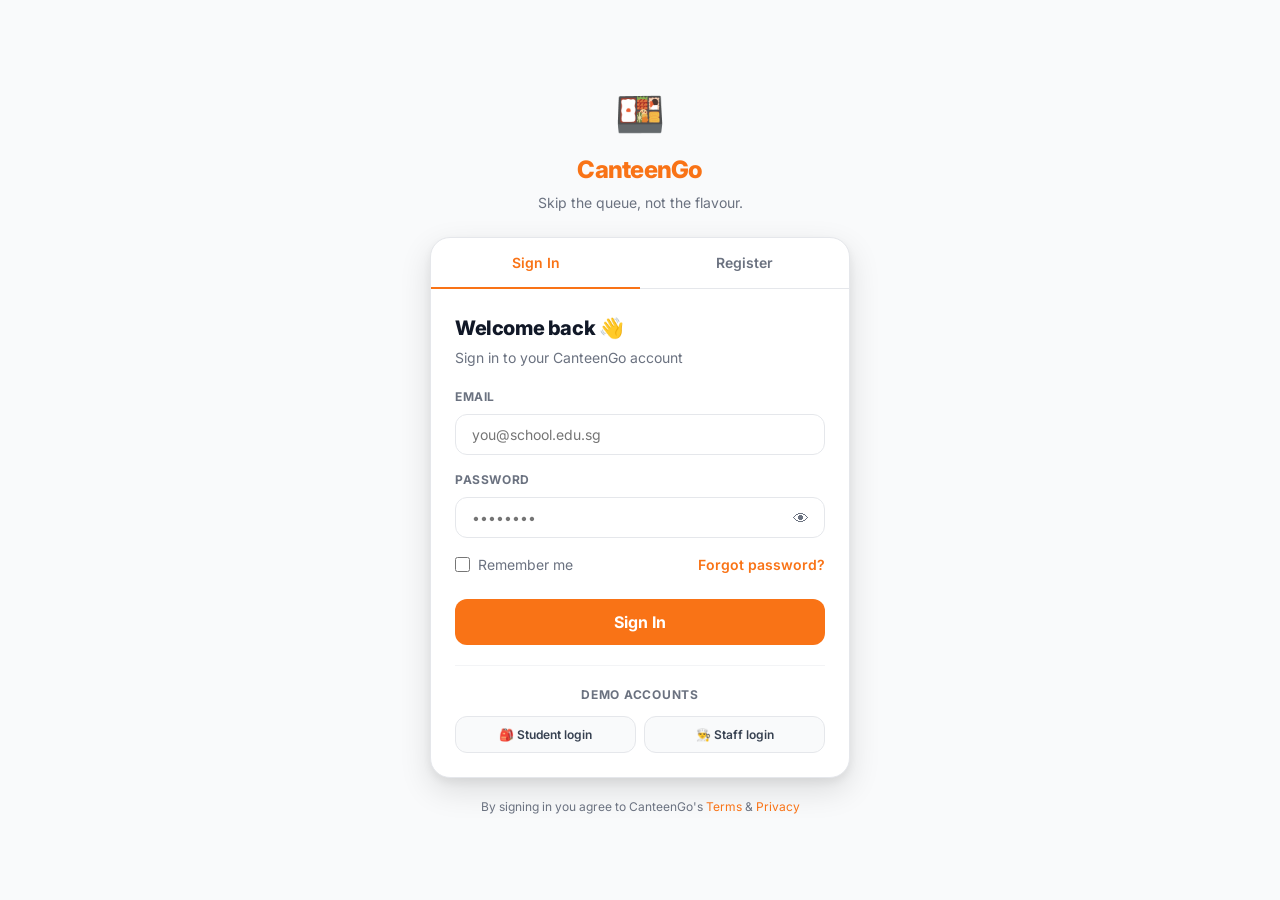
<file: index.html>
<!DOCTYPE html>
<html lang="en">
<head>
  <meta charset="UTF-8" />
  <meta name="viewport" content="width=device-width, initial-scale=1.0" />
  <title>CanteenGo — Student Survival Kit</title>
  <link rel="stylesheet" href="css/style.css" />
  <link rel="preconnect" href="https://fonts.googleapis.com" />
  <link href="https://fonts.googleapis.com/css2?family=Inter:wght@400;500;600;700;800&display=swap" rel="stylesheet" />
</head>
<body>

  <!-- ===== NAV ===== -->
  <nav class="navbar">
    <div class="nav-brand">
      <span class="brand-icon">🍱</span>
      <span class="brand-name">CanteenGo</span>
    </div>
    <div class="nav-links">
      <a href="index.html" class="nav-link active">Menu</a>
      <a href="queue.html" class="nav-link">My Queue</a>
      <a href="history.html" class="nav-link">Orders</a>
    </div>
    <div class="nav-right">
      <div class="nav-points-wrap" onclick="openSpinWheel()" title="Lucky Spin">
        <span class="nav-points-icon">🏅</span>
        <span id="pointsBadge" class="nav-points-val">0 pts</span>
      </div>
      <button class="cart-btn" id="cartBtn" onclick="openCart()">
        <span class="cart-icon">🛒</span>
        <span class="cart-badge" id="cartBadge">0</span>
      </button>
      <div id="navUserWrap" class="nav-user-wrap"></div>
    </div>
  </nav>

  <!-- ===== WEATHER BANNER ===== -->
  <div class="weather-banner" id="weatherBanner"></div>

  <!-- ===== HERO ===== -->
  <section class="hero">
    <div class="hero-top">
      <div class="hero-content">
        <h1>Skip the Queue,<br/><span class="accent">Not the Flavour.</span></h1>
        <p>Order ahead · Earn points · Pick up when ready</p>
      </div>
      <button class="spin-hero-btn" id="spinBtn" onclick="openSpinWheel()">🎰 Daily Spin</button>
    </div>
    <div class="hero-stalls">
      <button class="stall-chip active" data-stall="all" onclick="filterStall(this)">🍽️ All</button>
      <button class="stall-chip" data-stall="rice" onclick="filterStall(this)">🍚 Rice Station</button>
      <button class="stall-chip" data-stall="noodles" onclick="filterStall(this)">🍜 Noodle Bar</button>
      <button class="stall-chip" data-stall="snacks" onclick="filterStall(this)">🥪 Snack Corner</button>
      <button class="stall-chip" data-stall="drinks" onclick="filterStall(this)">🧋 Drinks</button>
    </div>
  </section>

  <!-- ===== CROWD HEATMAP ===== -->
  <div class="section-wrap">
    <div class="section-header">
      <h2 class="section-title">🔥 Stall Busyness</h2>
      <span class="section-sub">Live · updated now</span>
    </div>
    <div class="stall-heatmap" id="stallHeatmap"></div>
  </div>

  <!-- ===== ORDER AGAIN STRIP ===== -->
  <div class="order-again-strip" id="orderAgainStrip" style="display:none">
    <span class="order-again-icon">🔁</span>
    <span id="orderAgainLabel" class="order-again-label"></span>
    <button class="order-again-btn" onclick="reorderLast()">Order Again</button>
  </div>

  <!-- ===== STUDY BREAK COMBOS ===== -->
  <div class="section-wrap">
    <div class="section-header">
      <h2 class="section-title">📚 Study Break Combos</h2>
      <span class="section-sub">Bundled & discounted</span>
    </div>
    <div class="combo-strip" id="comboStrip"></div>
  </div>

  <!-- ===== MENU GRID ===== -->
  <div class="section-wrap">
    <div class="section-header">
      <h2 class="section-title">🍽️ Menu</h2>
    </div>
    <div class="menu-grid" id="menuGrid"></div>
  </div>

  <!-- ===== CART DRAWER ===== -->
  <div class="overlay" id="overlay" onclick="closeCart()"></div>
  <aside class="cart-drawer" id="cartDrawer">
    <div class="cart-header">
      <h2>Your Order</h2>
      <button class="close-btn" onclick="closeCart()">✕</button>
    </div>
    <div class="cart-items" id="cartItems">
      <div class="cart-empty">
        <span>🛒</span>
        <p>Nothing here yet.<br/>Add something delicious!</p>
      </div>
    </div>
    <div class="cart-footer" id="cartFooter" style="display:none">
      <div class="cart-nutrition-bar" id="cartNutritionBar"></div>
      <div class="cart-total">
        <span>Total</span>
        <span id="cartTotal">S$0.00</span>
      </div>
      <button class="btn-checkout" onclick="goCheckout()">Proceed to Checkout →</button>
    </div>
  </aside>

  <!-- ===== CHECKOUT MODAL ===== -->
  <div class="modal-overlay" id="checkoutOverlay">
    <div class="modal checkout-modal">
      <div class="modal-header">
        <h2>Checkout</h2>
        <button class="close-btn" onclick="closeCheckout()">✕</button>
      </div>
      <div class="modal-body">
        <div class="order-summary" id="orderSummary"></div>

        <!-- Points redeem -->
        <div class="checkout-section-label">🏅 Loyalty Points</div>
        <div id="pointsRedeemSection"></div>

        <div class="checkout-form">
          <label>Your Name</label>
          <input type="text" id="customerName" placeholder="e.g. Wei Ling" maxlength="30" />
          <label>Pickup Preference</label>
          <select id="pickupTime">
            <option value="asap">ASAP (next in queue)</option>
            <option value="10">In 10 minutes</option>
            <option value="15">In 15 minutes</option>
            <option value="20">In 20 minutes</option>
          </select>
          <div class="payment-section">
            <label>Payment Method</label>
            <div class="payment-methods">
              <button class="pay-method active" data-method="paynow" onclick="selectPayment(this)">📱 PayNow</button>
              <button class="pay-method" data-method="cash" onclick="selectPayment(this)">💵 Cash</button>
              <button class="pay-method" data-method="card" onclick="selectPayment(this)">💳 NETS/Card</button>
            </div>
          </div>
          <div class="ewallet-mock" id="ewalletSection">
            <div class="qr-mock">
              <div class="qr-placeholder">
                <div class="qr-grid"></div>
                <p class="qr-label">Mock QR Code</p>
              </div>
              <p class="qr-hint">Scan with PayNow / GrabPay / DBS PayLah!</p>
            </div>
          </div>
        </div>

        <!-- Totals -->
        <div class="checkout-totals-block">
          <div class="checkout-total-row">
            <span>Subtotal</span>
            <span id="checkoutSubtotal">S$0.00</span>
          </div>
          <div class="checkout-total-row discount-row" id="discountRow" style="display:none">
            <span id="discountLabel" class="discount-label">Discount</span>
            <span id="discountAmount" class="discount-amount">−S$0.00</span>
          </div>
          <div class="checkout-total-row total-final">
            <span>Total</span>
            <strong id="checkoutTotal">S$0.00</strong>
          </div>
          <div class="checkout-meta-row">
            <span id="checkoutCals" class="meta-cal"></span>
            <span id="checkoutPtsEarn" class="meta-pts"></span>
          </div>
        </div>
      </div>
      <div class="modal-footer">
        <button class="btn-place-order" id="placeOrderBtn" onclick="placeOrder()">
          Place Order 🚀
        </button>
      </div>
    </div>
  </div>

  <!-- ===== SUCCESS MODAL ===== -->
  <div class="modal-overlay center-modal" id="successOverlay">
    <div class="modal success-modal">
      <div class="success-animation"><div class="success-circle">✓</div></div>
      <h2>Order Placed!</h2>
      <div class="queue-number-display">
        <p class="queue-label">Your Queue Number</p>
        <div class="queue-big" id="successQueueNum">#042</div>
      </div>
      <p class="success-hint">Pick up at <strong id="successStall">Rice Station</strong> when called.</p>
      <div class="success-eta">
        <span>⏱️ Est. wait:</span>
        <strong id="successEta">12 mins</strong>
      </div>
      <div class="success-pts" id="successPtsEarned"></div>
      <button class="btn-track" onclick="goToQueue()">Track My Order →</button>
    </div>
  </div>

  <!-- ===== SPIN WHEEL MODAL ===== -->
  <div class="modal-overlay center-modal" id="spinOverlay">
    <div class="modal spin-modal">
      <div class="modal-header">
        <h2>🎰 Daily Lucky Spin</h2>
        <button class="close-btn" onclick="closeSpinWheel()">✕</button>
      </div>
      <div class="modal-body spin-body">
        <p class="spin-subtitle">One spin per day — win discounts or bonus points!</p>
        <div class="spin-wheel-wrap">
          <div class="spin-pointer">▼</div>
          <canvas id="spinCanvas" width="280" height="280"></canvas>
        </div>
        <div class="spin-result" id="spinResult" style="display:none"></div>
        <button class="btn-spin" id="doSpinBtn" onclick="spinWheel()">🎰 SPIN!</button>
      </div>
    </div>
  </div>

  <script src="js/data.js"></script>
  <script src="js/store.js"></script>
  <script src="js/auth.js"></script>
  <script src="js/menu.js"></script>
  <script src="js/cart.js"></script>
  <script src="js/checkout.js"></script>
  <script src="js/spin.js"></script>
  <script src="js/notify.js"></script>
  <script src="js/chatbot.js"></script>
  <script>
    document.addEventListener('DOMContentLoaded', () => {
      const s = requireAuth(['student']);
      if (!s) return;
      renderNavSession();
    });
  </script>
</body>
</html>
</file>
<file: css/style.css>
/* =====================================================
   CANTEENGO — DESIGN SYSTEM
   Tokens → Base → Components → Pages → Utilities
   ===================================================== */

/* ── TOKENS ───────────────────────────────────────── */
:root {
  /* Brand */
  --orange:        #F97316;
  --orange-dark:   #EA6007;
  --orange-light:  #FFF7ED;
  --orange-mid:    #FFEDD5;

  /* Neutrals */
  --ink:           #111827;
  --ink-2:         #374151;
  --muted:         #6B7280;
  --muted-light:   #9CA3AF;
  --border:        #E5E7EB;
  --border-light:  #F3F4F6;
  --surface:       #FFFFFF;
  --bg:            #F9FAFB;
  --bg-2:          #F3F4F6;

  /* Semantic */
  --green:         #059669;
  --green-light:   #ECFDF5;
  --yellow:        #D97706;
  --yellow-light:  #FFFBEB;
  --red:           #DC2626;
  --red-light:     #FEF2F2;
  --blue:          #2563EB;
  --blue-light:    #EFF6FF;

  /* Typography */
  --font:          'Inter', system-ui, sans-serif;
  --text-xs:       0.75rem;
  --text-sm:       0.875rem;
  --text-base:     1rem;
  --text-lg:       1.125rem;
  --text-xl:       1.25rem;
  --text-2xl:      1.5rem;
  --text-3xl:      1.875rem;

  /* Spacing (4px grid) */
  --sp-1: 4px;  --sp-2: 8px;  --sp-3: 12px;
  --sp-4: 16px; --sp-5: 20px; --sp-6: 24px;
  --sp-8: 32px; --sp-10: 40px;

  /* Radius */
  --r-sm:  8px;
  --r-md:  12px;
  --r-lg:  16px;
  --r-xl:  20px;
  --r-full: 9999px;

  /* Shadows */
  --shadow-sm: 0 1px 3px rgba(0,0,0,0.07), 0 1px 2px rgba(0,0,0,0.04);
  --shadow-md: 0 4px 12px rgba(0,0,0,0.08), 0 2px 4px rgba(0,0,0,0.04);
  --shadow-lg: 0 12px 32px rgba(0,0,0,0.12), 0 4px 8px rgba(0,0,0,0.06);

  /* Transition */
  --t-fast: 0.15s ease;
  --t-base: 0.2s ease;
  --t-slow: 0.35s cubic-bezier(0.4,0,0.2,1);
}

/* ── RESET ────────────────────────────────────────── */
*, *::before, *::after { box-sizing: border-box; margin: 0; padding: 0; }
html { -webkit-text-size-adjust: 100%; }
body {
  font-family: var(--font);
  font-size: var(--text-base);
  color: var(--ink);
  background: var(--bg);
  line-height: 1.5;
  min-height: 100vh;
  padding-bottom: 48px;
  -webkit-font-smoothing: antialiased;
}
img, svg { display: block; max-width: 100%; }
button { font-family: inherit; cursor: pointer; }
a { text-decoration: none; color: inherit; }
input, select { font-family: inherit; }

/* ── NAVBAR ───────────────────────────────────────── */
.navbar {
  position: sticky; top: 0; z-index: 100;
  display: flex; align-items: center; justify-content: space-between;
  padding: 0 var(--sp-5);
  height: 60px;
  background: rgba(255,255,255,0.95);
  backdrop-filter: blur(16px);
  -webkit-backdrop-filter: blur(16px);
  border-bottom: 1px solid var(--border);
}
.nav-brand { display: flex; align-items: center; gap: var(--sp-2); flex-shrink: 0; }
.brand-icon { font-size: 1.4rem; line-height: 1; }
.brand-name {
  font-weight: 800; font-size: var(--text-base);
  color: var(--orange); letter-spacing: -0.02em;
}
.nav-links { display: flex; align-items: center; gap: var(--sp-1); }
.nav-link {
  display: flex; align-items: center; gap: 5px;
  padding: 6px 14px; border-radius: var(--r-full);
  font-size: var(--text-sm); font-weight: 500;
  color: var(--muted); transition: all var(--t-base);
}
.nav-link:hover { color: var(--orange); background: var(--orange-light); }
.nav-link.active { color: var(--orange); background: var(--orange-mid); font-weight: 600; }
.nav-right { display: flex; align-items: center; gap: var(--sp-2); }

/* Points pill */
.nav-points-wrap {
  display: flex; align-items: center; gap: 5px;
  padding: 6px 12px; border-radius: var(--r-full);
  background: var(--orange-mid); cursor: pointer;
  transition: background var(--t-base);
}
.nav-points-wrap:hover { background: #fed7aa; }
.nav-points-icon { font-size: 0.9rem; line-height: 1; }
.nav-points-val { font-size: var(--text-xs); font-weight: 700; color: var(--orange-dark); }

/* Cart button */
.cart-btn {
  position: relative; display: flex; align-items: center; justify-content: center;
  width: 42px; height: 42px; border-radius: var(--r-md);
  background: var(--orange); border: none;
  font-size: 1.1rem; transition: all var(--t-base);
}
.cart-btn:hover { background: var(--orange-dark); transform: translateY(-1px); box-shadow: var(--shadow-md); }
.cart-btn:active { transform: translateY(0); }
.cart-badge {
  position: absolute; top: -5px; right: -5px;
  min-width: 18px; height: 18px; padding: 0 4px;
  background: var(--ink); color: #fff;
  font-size: 10px; font-weight: 700; border-radius: var(--r-full);
  display: flex; align-items: center; justify-content: center;
  border: 2px solid var(--bg);
}

/* ── WEATHER BANNER ───────────────────────────────── */
.weather-banner {
  display: flex; align-items: center; gap: var(--sp-3);
  padding: 10px var(--sp-5);
  background: var(--blue-light);
  border-bottom: 1px solid #BFDBFE;
  font-size: var(--text-sm);
  min-height: 42px;
}
.weather-icon { font-size: 1.1rem; flex-shrink: 0; }
.weather-msg { flex: 1; color: var(--ink-2); }
.weather-msg strong { color: var(--blue); }
.weather-add-btn {
  padding: 4px 12px; border-radius: var(--r-full);
  background: var(--blue); color: white;
  border: none; font-size: var(--text-xs); font-weight: 700;
  white-space: nowrap; transition: all var(--t-base); flex-shrink: 0;
}
.weather-add-btn:hover { background: #1d4ed8; }
.weather-add-btn:disabled { background: var(--green); cursor: default; }

/* ── HERO ─────────────────────────────────────────── */
.hero {
  background: linear-gradient(135deg, #F97316 0%, #FB923C 55%, #FDBA74 100%);
  padding: var(--sp-6) var(--sp-5) var(--sp-5);
  color: white;
}
.hero-top { display: flex; align-items: flex-start; justify-content: space-between; gap: var(--sp-4); }
.hero-content h1 {
  font-size: var(--text-3xl); font-weight: 800;
  line-height: 1.1; letter-spacing: -0.03em;
}
.hero-content p { margin-top: var(--sp-2); opacity: 0.85; font-size: var(--text-sm); font-weight: 500; }
.accent { opacity: 0.92; }

/* Spin button in hero */
.spin-hero-btn {
  flex-shrink: 0; padding: 8px 14px;
  background: rgba(255,255,255,0.22); color: white;
  border: 1.5px solid rgba(255,255,255,0.4);
  border-radius: var(--r-lg); font-size: var(--text-xs);
  font-weight: 700; white-space: nowrap;
  transition: all var(--t-base); backdrop-filter: blur(4px);
}
.spin-hero-btn:hover { background: rgba(255,255,255,0.35); }
.spin-hero-btn.spin-active { background: white; color: var(--orange); border-color: white; }
.spin-hero-btn.spin-used { opacity: 0.5; cursor: not-allowed; }

/* Stall chips */
.hero-stalls {
  display: flex; gap: var(--sp-2); margin-top: var(--sp-5);
  overflow-x: auto; padding-bottom: 2px;
  -ms-overflow-style: none; scrollbar-width: none;
}
.hero-stalls::-webkit-scrollbar { display: none; }
.stall-chip {
  white-space: nowrap; flex-shrink: 0;
  padding: 7px 15px; border-radius: var(--r-full);
  font-size: var(--text-xs); font-weight: 600; border: none;
  background: rgba(255,255,255,0.18); color: rgba(255,255,255,0.95);
  transition: all var(--t-base); backdrop-filter: blur(4px);
}
.stall-chip:hover { background: rgba(255,255,255,0.3); }
.stall-chip.active { background: white; color: var(--orange); box-shadow: var(--shadow-sm); }

/* ── SECTION LAYOUT ───────────────────────────────── */
.section-wrap { padding: var(--sp-5) var(--sp-5) 0; max-width: 960px; margin: 0 auto; }
.section-header {
  display: flex; align-items: baseline; justify-content: space-between;
  margin-bottom: var(--sp-4);
}
.section-title { font-size: var(--text-base); font-weight: 700; color: var(--ink); }
.section-sub { font-size: var(--text-xs); color: var(--muted); font-weight: 500; }

/* ── CROWD HEATMAP ────────────────────────────────── */
.stall-heatmap {
  display: grid; grid-template-columns: repeat(2, 1fr); gap: var(--sp-3);
}
@media (min-width: 540px) { .stall-heatmap { grid-template-columns: repeat(4, 1fr); } }
.heatmap-item {
  background: var(--surface); border-radius: var(--r-md); padding: var(--sp-3) var(--sp-4);
  border: 1px solid var(--border); display: flex; flex-direction: column; gap: 6px;
}
.heatmap-stall { font-size: var(--text-xs); font-weight: 600; color: var(--ink-2); }
.heatmap-bars { display: flex; gap: 3px; align-items: flex-end; height: 18px; }
.heatmap-bar {
  width: 8px; border-radius: 2px; background: var(--border);
  transition: all var(--t-base);
}
.heatmap-bar:nth-child(1) { height: 8px; }
.heatmap-bar:nth-child(2) { height: 10px; }
.heatmap-bar:nth-child(3) { height: 13px; }
.heatmap-bar:nth-child(4) { height: 16px; }
.heatmap-bar:nth-child(5) { height: 18px; }
.heatmap-bar.active { /* color set inline */ }
.heatmap-label { font-size: var(--text-xs); color: var(--muted); font-weight: 500; }

/* ── ORDER AGAIN STRIP ────────────────────────────── */
.order-again-strip {
  display: flex; align-items: center; gap: var(--sp-3);
  margin: var(--sp-4) var(--sp-5) 0;
  padding: var(--sp-3) var(--sp-4);
  background: var(--surface); border-radius: var(--r-md);
  border: 1px solid var(--border); max-width: 920px; /* align with section-wrap */
  margin-left: auto; margin-right: auto;
}
.order-again-icon { font-size: 1rem; flex-shrink: 0; }
.order-again-label { flex: 1; font-size: var(--text-sm); color: var(--muted); white-space: nowrap; overflow: hidden; text-overflow: ellipsis; }
.order-again-btn {
  flex-shrink: 0; padding: 6px 14px;
  background: var(--orange); color: white; border: none;
  border-radius: var(--r-sm); font-size: var(--text-xs); font-weight: 700;
  transition: background var(--t-base);
}
.order-again-btn:hover { background: var(--orange-dark); }

/* ── STUDY BREAK COMBOS ───────────────────────────── */
.combo-strip { display: flex; flex-direction: column; gap: var(--sp-2); }
.combo-card {
  display: flex; align-items: center; gap: var(--sp-3);
  padding: var(--sp-4); background: var(--surface);
  border-radius: var(--r-md); border: 1px solid var(--border);
  cursor: pointer; transition: all var(--t-base);
}
.combo-card:hover { border-color: var(--orange); box-shadow: var(--shadow-sm); transform: translateX(2px); }
.combo-emoji { font-size: 1.6rem; flex-shrink: 0; width: 40px; text-align: center; }
.combo-info { flex: 1; min-width: 0; }
.combo-name { font-size: var(--text-sm); font-weight: 700; color: var(--ink); }
.combo-desc { font-size: var(--text-xs); color: var(--muted); margin-top: 1px; }
.combo-price { display: flex; flex-direction: column; align-items: flex-end; flex-shrink: 0; }
.combo-old { font-size: var(--text-xs); color: var(--muted-light); text-decoration: line-through; }
.combo-new { font-size: var(--text-sm); font-weight: 800; color: var(--orange); }

/* ── MENU GRID ────────────────────────────────────── */
.menu-grid {
  display: grid;
  grid-template-columns: repeat(auto-fill, minmax(150px, 1fr));
  gap: var(--sp-4);
}
.menu-card {
  background: var(--surface); border-radius: var(--r-lg);
  border: 1px solid var(--border); overflow: hidden;
  transition: transform var(--t-base), box-shadow var(--t-base);
}
.menu-card:hover { transform: translateY(-3px); box-shadow: var(--shadow-md); }
.menu-card.sold-out { opacity: 0.5; pointer-events: none; }
.menu-card-img {
  aspect-ratio: 1 / 1; display: flex; align-items: center; justify-content: center;
  font-size: 3rem; background: var(--orange-mid);
}
.menu-card-body { padding: var(--sp-3); }
.menu-card-name { font-size: var(--text-sm); font-weight: 700; line-height: 1.3; color: var(--ink); }
.menu-card-meta { display: flex; justify-content: space-between; margin-top: 4px; }
.menu-card-stall { font-size: var(--text-xs); color: var(--muted); }
.menu-card-cal { font-size: var(--text-xs); color: var(--muted); }
.menu-card-price {
  display: flex; align-items: center; justify-content: space-between;
  margin-top: var(--sp-2); font-size: var(--text-base); font-weight: 800; color: var(--orange);
}
.points-earn {
  font-size: 10px; font-weight: 700;
  background: var(--orange-mid); color: var(--orange-dark);
  padding: 2px 6px; border-radius: var(--r-full);
}
.menu-card-footer { padding: 0 var(--sp-3) var(--sp-3); }

/* Add button */
.btn-add {
  width: 100%; padding: 8px;
  background: var(--orange); color: white; border: none;
  border-radius: var(--r-sm); font-size: var(--text-sm); font-weight: 600;
  display: flex; align-items: center; justify-content: center; gap: 4px;
  transition: background var(--t-base), transform var(--t-fast);
}
.btn-add:hover { background: var(--orange-dark); }
.btn-add:active { transform: scale(0.97); }

/* Qty controls */
.qty-controls {
  display: flex; align-items: center; justify-content: space-between;
  background: var(--bg-2); border-radius: var(--r-sm); overflow: hidden; height: 34px;
}
.qty-btn {
  width: 34px; height: 34px; border: none; background: transparent;
  font-size: 1rem; font-weight: 700; color: var(--orange);
  transition: background var(--t-fast);
}
.qty-btn:hover { background: var(--orange-mid); }
.qty-count { font-size: var(--text-sm); font-weight: 700; color: var(--ink); min-width: 20px; text-align: center; }

.sold-out-badge {
  width: 100%; padding: 8px; text-align: center;
  background: var(--bg-2); color: var(--muted);
  border-radius: var(--r-sm); font-size: var(--text-sm); font-weight: 600;
}

/* ── CART DRAWER ──────────────────────────────────── */
.overlay {
  position: fixed; inset: 0; background: rgba(0,0,0,0.35);
  z-index: 200; opacity: 0; pointer-events: none; transition: opacity 0.3s;
}
.overlay.show { opacity: 1; pointer-events: all; }
.cart-drawer {
  position: fixed; right: 0; top: 0; bottom: 0;
  width: min(380px, 100vw);
  background: var(--surface); z-index: 201;
  transform: translateX(100%); transition: transform var(--t-slow);
  display: flex; flex-direction: column;
  box-shadow: var(--shadow-lg);
}
.cart-drawer.open { transform: translateX(0); }
.cart-header {
  display: flex; justify-content: space-between; align-items: center;
  padding: var(--sp-5); border-bottom: 1px solid var(--border);
}
.cart-header h2 { font-size: var(--text-lg); font-weight: 700; }
.close-btn {
  width: 30px; height: 30px; border-radius: 50%; border: none;
  background: var(--bg-2); color: var(--muted); font-size: var(--text-sm);
  display: flex; align-items: center; justify-content: center;
  transition: all var(--t-base);
}
.close-btn:hover { background: var(--border); color: var(--ink); }

.cart-items { flex: 1; overflow-y: auto; padding: var(--sp-4); }
.cart-empty { text-align: center; padding: 60px var(--sp-5); color: var(--muted); }
.cart-empty span { font-size: 2.5rem; display: block; margin-bottom: var(--sp-3); }
.cart-empty p { font-size: var(--text-sm); line-height: 1.6; }

.cart-item {
  display: flex; align-items: center; gap: var(--sp-3);
  padding: var(--sp-3) 0; border-bottom: 1px solid var(--border-light);
}
.cart-item:last-child { border-bottom: none; }
.cart-item-emoji { font-size: 1.8rem; flex-shrink: 0; width: 36px; text-align: center; }
.cart-item-info { flex: 1; min-width: 0; }
.cart-item-name { font-size: var(--text-sm); font-weight: 600; white-space: nowrap; overflow: hidden; text-overflow: ellipsis; }
.cart-item-price { font-size: var(--text-xs); color: var(--muted); margin-top: 2px; }
.cart-item-controls { display: flex; align-items: center; gap: 6px; flex-shrink: 0; }
.cart-qty-btn {
  width: 26px; height: 26px; border-radius: var(--r-sm);
  border: 1.5px solid var(--border); background: white;
  font-size: 0.95rem; font-weight: 700; color: var(--ink);
  display: flex; align-items: center; justify-content: center;
  transition: all var(--t-fast);
}
.cart-qty-btn:hover { border-color: var(--orange); color: var(--orange); }
.cart-qty-num { font-size: var(--text-sm); font-weight: 700; min-width: 18px; text-align: center; }

/* Nutrition bar in cart */
.cart-nutrition-bar {
  background: var(--bg-2); border-radius: var(--r-sm);
  padding: var(--sp-3); margin-bottom: var(--sp-3); font-size: var(--text-xs);
}
.nutrition-row { display: flex; justify-content: space-between; align-items: center; margin-bottom: 6px; }
.nutrition-title { font-weight: 600; color: var(--ink-2); }
.nutrition-cal { font-weight: 800; color: var(--orange); }
.nutrition-macros { display: flex; gap: var(--sp-3); }
.macro-pill {
  display: flex; align-items: center; gap: 3px;
  padding: 2px 8px; border-radius: var(--r-full);
  font-size: 10px; font-weight: 600;
}
.macro-pill.protein { background: #EFF6FF; color: #1d4ed8; }
.macro-pill.carbs   { background: var(--yellow-light); color: #92400e; }
.macro-pill.fat     { background: var(--red-light); color: #991b1b; }

.cart-footer { padding: var(--sp-4); border-top: 1px solid var(--border); }
.cart-total {
  display: flex; justify-content: space-between; align-items: center;
  font-weight: 700; font-size: var(--text-base); margin-bottom: var(--sp-3);
}
.btn-checkout {
  width: 100%; padding: 13px;
  background: var(--orange); color: white; border: none;
  border-radius: var(--r-md); font-size: var(--text-base); font-weight: 700;
  transition: background var(--t-base);
}
.btn-checkout:hover { background: var(--orange-dark); }

/* ── MODALS (shared) ──────────────────────────────── */
.modal-overlay {
  position: fixed; inset: 0;
  background: rgba(17,24,39,0.45); backdrop-filter: blur(6px);
  -webkit-backdrop-filter: blur(6px);
  z-index: 300; display: flex; align-items: flex-end; justify-content: center;
  opacity: 0; pointer-events: none; transition: opacity 0.25s;
}
.modal-overlay.show { opacity: 1; pointer-events: all; }
.modal {
  background: var(--surface); border-radius: var(--r-xl) var(--r-xl) 0 0;
  width: 100%; max-width: 520px; max-height: 92vh;
  overflow-y: auto; padding-bottom: env(safe-area-inset-bottom, 0);
  transform: translateY(100%); transition: transform var(--t-slow);
}
.modal-overlay.show .modal { transform: translateY(0); }
.modal-header {
  display: flex; justify-content: space-between; align-items: center;
  padding: var(--sp-5) var(--sp-5) 0;
  position: sticky; top: 0; background: var(--surface);
  border-bottom: 1px solid var(--border-light); padding-bottom: var(--sp-4);
  z-index: 1;
}
.modal-header h2 { font-size: var(--text-lg); font-weight: 700; }
.modal-body { padding: var(--sp-5); }
.modal-footer { padding: var(--sp-3) var(--sp-5) var(--sp-5); position: sticky; bottom: 0; background: var(--surface); border-top: 1px solid var(--border-light); }

/* ── CHECKOUT MODAL ───────────────────────────────── */
.order-summary {
  background: var(--bg); border-radius: var(--r-md);
  padding: var(--sp-4); margin-bottom: var(--sp-5);
  border: 1px solid var(--border-light);
}
.summary-item {
  display: flex; justify-content: space-between; align-items: center;
  padding: 5px 0; font-size: var(--text-sm);
}
.summary-item + .summary-item { border-top: 1px solid var(--border-light); }
.summary-item span:first-child { color: var(--muted); }
.summary-item span:last-child { font-weight: 600; color: var(--ink); }

.checkout-section-label {
  font-size: var(--text-xs); font-weight: 700; text-transform: uppercase;
  letter-spacing: 0.06em; color: var(--muted); margin-bottom: var(--sp-2);
}
.checkout-form label {
  display: block; font-size: var(--text-xs); font-weight: 700;
  text-transform: uppercase; letter-spacing: 0.05em;
  color: var(--muted); margin: var(--sp-4) 0 var(--sp-2);
}
.checkout-form input, .checkout-form select {
  width: 100%; padding: 11px var(--sp-4);
  border: 1.5px solid var(--border); border-radius: var(--r-md);
  font-size: var(--text-sm); background: var(--surface);
  color: var(--ink); outline: none; transition: border-color var(--t-base);
}
.checkout-form input:focus, .checkout-form select:focus { border-color: var(--orange); }

.payment-methods { display: flex; gap: var(--sp-2); margin-top: var(--sp-2); }
.pay-method {
  flex: 1; padding: 10px var(--sp-2);
  border: 2px solid var(--border); border-radius: var(--r-md);
  background: var(--surface); font-size: var(--text-xs); font-weight: 600;
  color: var(--muted); transition: all var(--t-base);
}
.pay-method:hover { border-color: #d1d5db; color: var(--ink); }
.pay-method.active { border-color: var(--orange); background: var(--orange-light); color: var(--orange); }

.ewallet-mock { margin-top: var(--sp-4); display: flex; justify-content: center; }
.qr-mock { display: inline-flex; flex-direction: column; align-items: center; gap: var(--sp-2); padding: var(--sp-4); background: var(--surface); border: 1px solid var(--border); border-radius: var(--r-md); }
.qr-grid {
  width: 90px; height: 90px;
  background: repeating-conic-gradient(#000 0% 25%, #fff 0% 50%) 0 0 / 9px 9px;
  border: 2px solid #000; border-radius: 3px;
}
.qr-label { font-size: var(--text-xs); color: var(--muted); font-weight: 600; }
.qr-hint { font-size: var(--text-xs); color: var(--muted-light); text-align: center; }

/* Checkout totals block */
.checkout-totals-block {
  background: var(--bg); border-radius: var(--r-md);
  padding: var(--sp-4); margin-top: var(--sp-5);
  border: 1px solid var(--border-light);
}
.checkout-total-row {
  display: flex; justify-content: space-between; align-items: center;
  font-size: var(--text-sm); padding: 4px 0;
}
.checkout-total-row + .checkout-total-row { border-top: 1px solid var(--border-light); margin-top: 4px; padding-top: 8px; }
.discount-label { color: var(--green); font-weight: 600; }
.discount-amount { color: var(--green); font-weight: 700; }
.total-final { padding-top: var(--sp-3) !important; margin-top: var(--sp-2) !important; border-top: 1.5px solid var(--border) !important; }
.total-final span { font-size: var(--text-base); font-weight: 700; }
.total-final strong { font-size: var(--text-xl); font-weight: 800; color: var(--orange); }
.checkout-meta-row { display: flex; justify-content: space-between; margin-top: var(--sp-3); padding-top: var(--sp-3); border-top: 1px solid var(--border-light); }
.meta-cal { font-size: var(--text-xs); color: var(--muted); }
.meta-pts { font-size: var(--text-xs); color: var(--orange); font-weight: 600; }

/* Points redeem */
.points-info-row { display: flex; justify-content: space-between; align-items: center; margin-bottom: var(--sp-2); font-size: var(--text-sm); }
.points-muted { color: var(--muted); font-size: var(--text-xs); }
.points-redeem-row { background: var(--bg); border-radius: var(--r-md); padding: var(--sp-3) var(--sp-4); border: 1px solid var(--border-light); margin-bottom: var(--sp-3); }
.points-slider-wrap { margin-top: var(--sp-2); }
.points-slider-wrap input[type=range] {
  width: 100%; accent-color: var(--orange);
  height: 4px; cursor: pointer;
}
.points-slider-label { font-size: var(--text-xs); color: var(--muted); margin-top: 5px; }
.points-slider-label strong { color: var(--orange); }

.btn-place-order {
  width: 100%; padding: 15px;
  background: var(--orange); color: white; border: none;
  border-radius: var(--r-md); font-size: var(--text-lg); font-weight: 700;
  transition: background var(--t-base), transform var(--t-fast);
}
.btn-place-order:hover { background: var(--orange-dark); }
.btn-place-order:active { transform: scale(0.99); }
.btn-place-order:disabled { background: var(--border); color: var(--muted); cursor: not-allowed; }

/* ── SUCCESS MODAL ────────────────────────────────── */
.modal-overlay.center-modal { align-items: center; }
.success-modal {
  border-radius: var(--r-xl) !important; max-width: 340px;
  width: calc(100% - 48px); text-align: center;
  padding-bottom: var(--sp-6) !important;
  transform: translateY(0) scale(0.85) !important;
  transition: transform 0.35s cubic-bezier(0.34,1.56,0.64,1) !important;
}
.modal-overlay.show .success-modal { transform: scale(1) !important; }
.success-animation { padding: var(--sp-6) var(--sp-5) 0; }
.success-circle {
  width: 64px; height: 64px; border-radius: 50%;
  background: linear-gradient(135deg, var(--green), #34d399);
  color: white; font-size: 1.8rem; font-weight: 700;
  display: flex; align-items: center; justify-content: center; margin: 0 auto;
  animation: popIn 0.5s cubic-bezier(0.34,1.56,0.64,1);
}
@keyframes popIn { from { transform: scale(0); } to { transform: scale(1); } }
.success-modal h2 { font-size: var(--text-2xl); font-weight: 800; margin-top: var(--sp-4); }
.queue-number-display { background: var(--bg); border-radius: var(--r-md); padding: var(--sp-4); margin: var(--sp-4) var(--sp-5); }
.queue-label { font-size: var(--text-xs); font-weight: 700; text-transform: uppercase; letter-spacing: 0.06em; color: var(--muted); }
.queue-big { font-size: 3.5rem; font-weight: 800; color: var(--orange); line-height: 1.1; }
.success-hint { font-size: var(--text-sm); color: var(--muted); padding: 0 var(--sp-5); line-height: 1.5; }
.success-eta {
  display: inline-flex; align-items: center; gap: 6px;
  background: var(--orange-light); border-radius: var(--r-full);
  padding: 6px 14px; font-size: var(--text-sm); margin-top: var(--sp-3); color: var(--orange-dark);
}
.success-pts { font-size: var(--text-xs); font-weight: 600; color: var(--green); margin-top: var(--sp-2); }
.btn-track {
  display: block; margin: var(--sp-5) var(--sp-5) 0;
  padding: 13px; background: var(--orange); color: white;
  border: none; border-radius: var(--r-md); font-size: var(--text-base); font-weight: 700;
  transition: background var(--t-base); cursor: pointer;
}
.btn-track:hover { background: var(--orange-dark); }

/* ── SPIN MODAL ───────────────────────────────────── */
.spin-modal { max-height: 88vh; }
.spin-body { display: flex; flex-direction: column; align-items: center; gap: var(--sp-4); }
.spin-subtitle { font-size: var(--text-sm); color: var(--muted); text-align: center; }
.spin-wheel-wrap { position: relative; }
.spin-pointer {
  position: absolute; top: -8px; left: 50%; transform: translateX(-50%);
  font-size: 1.2rem; color: var(--orange); z-index: 2; line-height: 1;
  filter: drop-shadow(0 2px 4px rgba(0,0,0,0.2));
}
#spinCanvas { border-radius: 50%; display: block; box-shadow: var(--shadow-md); }
.spin-result {
  width: 100%; padding: var(--sp-4); border-radius: var(--r-md); text-align: center;
}
.spin-win { background: var(--green-light); color: var(--green); font-weight: 700; font-size: var(--text-sm); padding: var(--sp-3); border-radius: var(--r-md); }
.spin-lose { background: var(--bg-2); color: var(--muted); font-size: var(--text-sm); padding: var(--sp-3); border-radius: var(--r-md); }
.btn-spin {
  width: 100%; padding: 14px;
  background: var(--orange); color: white; border: none;
  border-radius: var(--r-md); font-size: var(--text-lg); font-weight: 800;
  transition: all var(--t-base); letter-spacing: 0.02em;
}
.btn-spin:hover { background: var(--orange-dark); transform: translateY(-1px); box-shadow: var(--shadow-md); }
.btn-spin:disabled { background: var(--border); color: var(--muted); cursor: not-allowed; transform: none; box-shadow: none; }

/* ── QUEUE PAGE ───────────────────────────────────── */
.queue-page { max-width: 480px; margin: 0 auto; padding: var(--sp-5) var(--sp-4); }

.status-banner {
  display: flex; align-items: center; gap: var(--sp-3);
  padding: var(--sp-3) var(--sp-4);
  background: var(--surface); border: 1px solid var(--border);
  border-radius: var(--r-md); margin-bottom: var(--sp-4);
  font-size: var(--text-sm); font-weight: 600;
}
.status-dot {
  width: 9px; height: 9px; border-radius: 50%; flex-shrink: 0;
  background: var(--yellow); animation: pulse 1.5s infinite;
}
.status-dot.ready { background: var(--green); }
.status-dot.done { background: var(--muted-light); animation: none; }
@keyframes pulse { 0%,100% { opacity: 1; box-shadow: 0 0 0 0 currentColor; } 50% { opacity: 0.6; } }

.queue-card {
  background: var(--surface); border-radius: var(--r-lg);
  border: 1px solid var(--border); padding: var(--sp-5); margin-bottom: var(--sp-4);
}
.queue-card-top { display: flex; justify-content: space-between; align-items: flex-start; margin-bottom: var(--sp-5); }
.queue-card-label { font-size: var(--text-xs); font-weight: 700; text-transform: uppercase; letter-spacing: 0.06em; color: var(--muted); }
.queue-number-large { font-size: 3rem; font-weight: 800; color: var(--orange); line-height: 1; letter-spacing: -0.03em; }
.queue-stall-name { font-size: var(--text-xs); color: var(--muted); margin-top: 4px; }

.queue-ring-wrap { position: relative; width: 96px; height: 96px; flex-shrink: 0; }
.ring-svg { width: 100%; height: 100%; transform: rotate(-90deg); }
.ring-bg { fill: none; stroke: var(--border); stroke-width: 8; }
.ring-progress { fill: none; stroke: var(--orange); stroke-width: 8; stroke-linecap: round; transition: stroke-dashoffset 1s ease; }
.ring-center { position: absolute; inset: 0; display: flex; flex-direction: column; align-items: center; justify-content: center; }
.ring-pos { font-size: 1.8rem; font-weight: 800; line-height: 1; }
.ring-pos-label { font-size: 9px; text-transform: uppercase; letter-spacing: 0.05em; color: var(--muted); font-weight: 600; margin-top: 1px; }

.queue-stats { display: grid; grid-template-columns: repeat(3,1fr); gap: var(--sp-3); }
.stat-box {
  background: var(--bg); border-radius: var(--r-md);
  padding: var(--sp-3) var(--sp-2); text-align: center; border: 1px solid var(--border-light);
}
.stat-box.highlight { background: var(--orange-light); border-color: var(--orange-mid); }
.stat-icon { font-size: 1rem; display: block; margin-bottom: 3px; }
.stat-value { display: block; font-size: var(--text-xl); font-weight: 800; }
.stat-label { font-size: 10px; text-transform: uppercase; letter-spacing: 0.04em; color: var(--muted); font-weight: 600; }

.timer-card {
  background: var(--surface); border-radius: var(--r-lg);
  border: 1px solid var(--border); padding: var(--sp-5);
  margin-bottom: var(--sp-4); text-align: center;
}
.timer-label { font-size: var(--text-xs); font-weight: 700; text-transform: uppercase; letter-spacing: 0.06em; color: var(--muted); }
.countdown { font-size: 3.5rem; font-weight: 800; color: var(--orange); margin: var(--sp-2) 0; font-variant-numeric: tabular-nums; letter-spacing: -0.02em; }
.timer-bar-wrap { height: 5px; background: var(--border); border-radius: var(--r-full); overflow: hidden; margin-bottom: var(--sp-2); }
.timer-bar { height: 100%; background: linear-gradient(90deg, var(--orange), #FDBA74); border-radius: var(--r-full); transition: width 1s linear; }
.timer-hint { font-size: var(--text-xs); color: var(--muted); }

.order-details-card {
  background: var(--surface); border-radius: var(--r-lg);
  border: 1px solid var(--border); margin-bottom: var(--sp-4); overflow: hidden;
}
.accordion-btn {
  width: 100%; display: flex; justify-content: space-between; align-items: center;
  padding: var(--sp-4) var(--sp-5); background: none; border: none;
  font-size: var(--text-sm); font-weight: 600; color: var(--ink);
}
.accordion-body { padding: 0 var(--sp-5) var(--sp-4); border-top: 1px solid var(--border-light); }
.order-total-row {
  display: flex; justify-content: space-between; padding-top: var(--sp-3);
  margin-top: var(--sp-3); border-top: 1px solid var(--border-light);
  font-size: var(--text-sm); font-weight: 700;
}
.live-feed-card {
  background: var(--surface); border-radius: var(--r-lg);
  border: 1px solid var(--border); padding: var(--sp-5); margin-bottom: var(--sp-4);
}
.live-feed-card h3 { font-size: var(--text-sm); font-weight: 700; margin-bottom: var(--sp-3); }
.feed-list { display: flex; flex-direction: column; gap: var(--sp-2); }
.feed-item {
  display: flex; align-items: center; gap: var(--sp-3);
  padding: var(--sp-3) var(--sp-3); border-radius: var(--r-sm);
  background: var(--bg); font-size: var(--text-sm);
  animation: slideIn 0.3s ease;
}
@keyframes slideIn { from { opacity: 0; transform: translateX(-8px); } to { opacity: 1; transform: translateX(0); } }
.feed-item.served { background: var(--green-light); }
.feed-item.yours { background: var(--orange-light); border: 1.5px solid var(--orange-mid); }
.feed-num { font-weight: 800; color: var(--orange); min-width: 40px; font-size: var(--text-sm); }
.feed-status { flex: 1; font-weight: 500; color: var(--ink-2); }
.feed-time { font-size: var(--text-xs); color: var(--muted); }

.ready-card {
  background: linear-gradient(135deg, #059669, #34d399);
  border-radius: var(--r-lg); padding: var(--sp-8) var(--sp-6);
  text-align: center; color: white; margin-bottom: var(--sp-4);
  animation: bounceIn 0.5s cubic-bezier(0.34,1.56,0.64,1);
}
@keyframes bounceIn { from { transform: scale(0.7); opacity: 0; } to { transform: scale(1); opacity: 1; } }
.ready-animation { font-size: 2.5rem; margin-bottom: var(--sp-3); animation: floatBounce 1.2s ease-in-out infinite; }
@keyframes floatBounce { 0%,100% { transform: translateY(0); } 50% { transform: translateY(-6px); } }
.ready-card h2 { font-size: var(--text-2xl); font-weight: 800; }
.ready-card p { opacity: 0.9; margin-top: var(--sp-2); font-size: var(--text-sm); }
.btn-collected {
  margin-top: var(--sp-5); padding: 12px 28px;
  background: white; color: var(--green); border: none;
  border-radius: var(--r-md); font-size: var(--text-base); font-weight: 700; cursor: pointer;
  transition: transform var(--t-fast);
}
.btn-collected:hover { transform: scale(1.02); }

/* ── HISTORY PAGE ─────────────────────────────────── */
.history-page { max-width: 600px; margin: 0 auto; padding: var(--sp-5) var(--sp-4); }
.page-header { display: flex; justify-content: space-between; align-items: center; margin-bottom: var(--sp-5); }
.page-header h1 { font-size: var(--text-2xl); font-weight: 800; letter-spacing: -0.02em; }
.btn-clear-history {
  padding: 6px 14px; border: 1.5px solid var(--border);
  border-radius: var(--r-sm); background: none;
  font-size: var(--text-xs); font-weight: 600; color: var(--muted);
  transition: all var(--t-base);
}
.btn-clear-history:hover { border-color: var(--red); color: var(--red); }

/* Stats strip */
.history-stats {
  display: grid; grid-template-columns: repeat(3,1fr); gap: var(--sp-3);
  margin-bottom: var(--sp-5);
}
.history-stat-card {
  background: var(--surface); border-radius: var(--r-md);
  border: 1px solid var(--border); padding: var(--sp-4) var(--sp-3); text-align: center;
}
.history-stat-value { font-size: var(--text-xl); font-weight: 800; color: var(--orange); display: block; }
.history-stat-label { font-size: var(--text-xs); color: var(--muted); font-weight: 500; margin-top: 2px; display: block; }

.history-list { display: flex; flex-direction: column; gap: var(--sp-3); }
.history-card {
  background: var(--surface); border-radius: var(--r-lg);
  border: 1px solid var(--border); padding: var(--sp-4); overflow: hidden;
}
.history-card-header { display: flex; justify-content: space-between; align-items: flex-start; margin-bottom: var(--sp-2); }
.history-queue { font-size: var(--text-lg); font-weight: 800; color: var(--orange); }
.history-date { font-size: var(--text-xs); color: var(--muted); margin-top: 2px; }
.history-status {
  padding: 3px 10px; border-radius: var(--r-full);
  font-size: var(--text-xs); font-weight: 700; flex-shrink: 0;
}
.history-status.collected { background: var(--green-light); color: var(--green); }
.history-status.ready { background: var(--orange-light); color: var(--orange); }
.history-status.preparing { background: var(--yellow-light); color: var(--yellow); }
.history-items { font-size: var(--text-sm); color: var(--muted); line-height: 1.5; margin-bottom: var(--sp-3); }
.history-card-footer { display: flex; justify-content: space-between; align-items: center; }
.history-meta { display: flex; gap: var(--sp-3); }
.history-cal { font-size: var(--text-xs); color: var(--muted); }
.history-pts { font-size: var(--text-xs); font-weight: 600; color: var(--orange); }
.history-total { font-size: var(--text-base); font-weight: 800; color: var(--ink); }
.btn-reorder {
  display: block; width: 100%; margin-top: var(--sp-3);
  padding: 8px; background: var(--bg); border: 1.5px solid var(--border);
  border-radius: var(--r-sm); font-size: var(--text-sm); font-weight: 600;
  color: var(--muted); text-align: center; transition: all var(--t-base);
}
.btn-reorder:hover { border-color: var(--orange); color: var(--orange); background: var(--orange-light); }

/* ── EMPTY STATE ──────────────────────────────────── */
.empty-state { text-align: center; padding: 72px var(--sp-5); }
.empty-icon { font-size: 3.5rem; margin-bottom: var(--sp-4); }
.empty-state h2 { font-size: var(--text-xl); font-weight: 700; margin-bottom: var(--sp-2); }
.empty-state p { color: var(--muted); font-size: var(--text-sm); margin-bottom: var(--sp-5); }
.btn-primary {
  display: inline-block; padding: 11px 28px;
  background: var(--orange); color: white; border-radius: var(--r-md);
  font-size: var(--text-sm); font-weight: 700; transition: background var(--t-base);
}
.btn-primary:hover { background: var(--orange-dark); }

/* ── TOAST ────────────────────────────────────────── */
.toast {
  position: fixed; bottom: var(--sp-6); left: 50%;
  transform: translateX(-50%) translateY(80px);
  background: var(--ink); color: white;
  padding: 10px 22px; border-radius: var(--r-full);
  font-size: var(--text-sm); font-weight: 600; z-index: 600;
  transition: transform 0.3s cubic-bezier(0.34,1.56,0.64,1);
  white-space: nowrap; box-shadow: var(--shadow-lg);
  pointer-events: none;
}
.toast.show { transform: translateX(-50%) translateY(0); }

/* ── RESPONSIVE ───────────────────────────────────── */
@media (min-width: 640px) {
  .menu-grid { grid-template-columns: repeat(auto-fill, minmax(180px, 1fr)); }
  .hero-content h1 { font-size: 2.2rem; }
  .combo-strip { display: grid; grid-template-columns: repeat(2, 1fr); }
}
@media (max-width: 500px) {
  .nav-links { display: none; }
  .hero-content h1 { font-size: 1.65rem; }
  .menu-grid { grid-template-columns: repeat(2, 1fr); gap: var(--sp-3); }
  .queue-stats { gap: var(--sp-2); }
  .stat-value { font-size: var(--text-lg); }
  .history-stats { grid-template-columns: repeat(3,1fr); }
}

/* ── MISC HELPERS ─────────────────────────────────── */
.section-wrap:last-of-type { padding-bottom: var(--sp-6); }
/* Scrollable containers — hide bars consistently */
* { scrollbar-width: thin; scrollbar-color: var(--border) transparent; }
*::-webkit-scrollbar { width: 4px; height: 4px; }
*::-webkit-scrollbar-track { background: transparent; }
*::-webkit-scrollbar-thumb { background: var(--border); border-radius: var(--r-full); }
/* Focus ring for accessibility */
:focus-visible { outline: 2px solid var(--orange); outline-offset: 2px; border-radius: 4px; }
button:focus:not(:focus-visible) { outline: none; }

/* =====================================================
   AUTH PAGE
   ===================================================== */
.auth-body {
  min-height: 100vh; background: var(--bg);
  display: flex; flex-direction: column;
  align-items: center; justify-content: center;
  padding: var(--sp-6) var(--sp-4);
}

.auth-brand { text-align: center; margin-bottom: var(--sp-6); }
.auth-brand-icon { font-size: 2.5rem; display: block; margin-bottom: var(--sp-2); }
.auth-brand-name { font-size: var(--text-2xl); font-weight: 800; color: var(--orange); letter-spacing: -0.03em; }
.auth-brand-tagline { font-size: var(--text-sm); color: var(--muted); margin-top: 4px; }

.auth-card {
  background: var(--surface); border-radius: var(--r-xl);
  border: 1px solid var(--border); width: 100%; max-width: 420px;
  box-shadow: var(--shadow-lg); overflow: hidden;
}

/* Tabs */
.auth-tabs {
  display: grid; grid-template-columns: 1fr 1fr;
  border-bottom: 1px solid var(--border);
}
.auth-tab {
  padding: var(--sp-4); background: none; border: none;
  font-size: var(--text-sm); font-weight: 600; color: var(--muted);
  cursor: pointer; transition: all var(--t-base);
  border-bottom: 2px solid transparent; margin-bottom: -1px;
}
.auth-tab:hover { color: var(--ink); }
.auth-tab.active { color: var(--orange); border-bottom-color: var(--orange); }

/* Panels */
.auth-panel { padding: var(--sp-6); }
.auth-panel.hidden { display: none; }

.auth-heading { font-size: var(--text-xl); font-weight: 800; letter-spacing: -0.02em; }
.auth-sub { font-size: var(--text-sm); color: var(--muted); margin-top: 4px; margin-bottom: var(--sp-5); }

/* Form fields */
.auth-form { display: flex; flex-direction: column; gap: var(--sp-4); }
.field-group { display: flex; flex-direction: column; gap: var(--sp-2); }
.field-group label {
  font-size: var(--text-xs); font-weight: 700;
  text-transform: uppercase; letter-spacing: 0.05em; color: var(--muted);
}
.field-group input, .field-group select {
  padding: 11px var(--sp-4); border: 1.5px solid var(--border);
  border-radius: var(--r-md); font-size: var(--text-sm); font-family: var(--font);
  color: var(--ink); background: var(--surface); outline: none;
  transition: border-color var(--t-base), box-shadow var(--t-base);
}
.field-group input:focus, .field-group select:focus {
  border-color: var(--orange);
  box-shadow: 0 0 0 3px rgba(249,115,22,0.12);
}
.input-wrap { position: relative; }
.input-wrap input { width: 100%; padding-right: 44px; }
.toggle-pw {
  position: absolute; right: var(--sp-3); top: 50%; transform: translateY(-50%);
  background: none; border: none; font-size: 1rem; cursor: pointer;
  padding: 4px; color: var(--muted); line-height: 1;
}

/* Remember + forgot row */
.auth-row { display: flex; justify-content: space-between; align-items: center; }
.check-label { display: flex; align-items: center; gap: var(--sp-2); font-size: var(--text-sm); color: var(--muted); cursor: pointer; }
.check-label input { accent-color: var(--orange); width: 15px; height: 15px; }
.link-btn { background: none; border: none; color: var(--orange); font-size: var(--text-sm); font-weight: 600; cursor: pointer; padding: 0; }
.link-btn:hover { text-decoration: underline; }

/* Error */
.auth-error {
  background: var(--red-light); color: var(--red); border: 1px solid #fca5a5;
  border-radius: var(--r-sm); padding: var(--sp-3) var(--sp-4);
  font-size: var(--text-sm); font-weight: 500; display: none;
}

/* Primary auth button */
.btn-auth {
  width: 100%; padding: 13px; background: var(--orange); color: white;
  border: none; border-radius: var(--r-md); font-size: var(--text-base); font-weight: 700;
  cursor: pointer; transition: background var(--t-base), transform var(--t-fast);
  margin-top: var(--sp-2);
}
.btn-auth:hover { background: var(--orange-dark); }
.btn-auth:active { transform: scale(0.99); }
.btn-auth:disabled { background: var(--border); color: var(--muted); cursor: not-allowed; }
.btn-auth.secondary {
  background: var(--bg-2); color: var(--ink); border: 1.5px solid var(--border);
}
.btn-auth.secondary:hover { border-color: var(--orange); color: var(--orange); background: var(--orange-light); }

/* Role picker */
.role-picker { display: grid; grid-template-columns: 1fr 1fr; gap: var(--sp-3); }
.role-option {
  display: flex; flex-direction: column; align-items: center; gap: 4px;
  padding: var(--sp-4) var(--sp-3); border-radius: var(--r-md);
  border: 2px solid var(--border); cursor: pointer;
  transition: all var(--t-base); text-align: center;
}
.role-option input[type=radio] { display: none; }
.role-option:hover { border-color: #d1d5db; }
.role-option.active { border-color: var(--orange); background: var(--orange-light); }
.role-icon { font-size: 1.6rem; line-height: 1; }
.role-label { font-size: var(--text-sm); font-weight: 700; color: var(--ink); }
.role-desc { font-size: var(--text-xs); color: var(--muted); }

/* Password strength */
.pw-strength-wrap { display: flex; align-items: center; gap: var(--sp-3); }
.pw-strength-bar { flex: 1; height: 4px; background: var(--border); border-radius: var(--r-full); overflow: hidden; }
.pw-strength-fill { height: 100%; border-radius: var(--r-full); transition: width 0.3s, background 0.3s; width: 0%; }
.pw-strength-label { font-size: var(--text-xs); font-weight: 700; white-space: nowrap; min-width: 72px; }

/* Back button */
.back-btn {
  background: none; border: none; font-size: var(--text-sm);
  color: var(--muted); cursor: pointer; padding: 0;
  margin-bottom: var(--sp-4); font-weight: 600;
}
.back-btn:hover { color: var(--orange); }

/* Forgot password success */
.forgot-success { text-align: center; padding: var(--sp-4) 0; }
.forgot-success-icon { font-size: 3rem; margin-bottom: var(--sp-3); }
.forgot-success h3 { font-size: var(--text-xl); font-weight: 800; }
.forgot-success p { font-size: var(--text-sm); color: var(--muted); margin-top: var(--sp-2); }
.forgot-note { margin-top: var(--sp-3) !important; }
.mock-reset-box {
  margin-top: var(--sp-4); background: var(--yellow-light);
  border: 1px solid #fde68a; border-radius: var(--r-md); padding: var(--sp-4);
}
.mock-label { font-size: var(--text-xs); color: var(--yellow); font-weight: 600; margin-bottom: var(--sp-2); }
.mock-reset-btn {
  width: 100%; padding: 10px; background: var(--orange); color: white;
  border: none; border-radius: var(--r-sm); font-size: var(--text-sm);
  font-weight: 700; cursor: pointer;
}

/* Demo accounts */
.demo-hint {
  margin-top: var(--sp-5); padding-top: var(--sp-5);
  border-top: 1px solid var(--border-light);
}
.demo-title { font-size: var(--text-xs); font-weight: 700; text-transform: uppercase;
  letter-spacing: 0.06em; color: var(--muted); margin-bottom: var(--sp-3); text-align: center; }
.demo-accounts { display: grid; grid-template-columns: 1fr 1fr; gap: var(--sp-2); }
.demo-fill {
  padding: 10px var(--sp-3); border-radius: var(--r-md);
  border: 1.5px solid var(--border); background: var(--bg);
  font-size: var(--text-xs); font-weight: 600; cursor: pointer;
  color: var(--ink-2); transition: all var(--t-base);
}
.demo-fill:hover { border-color: var(--orange); color: var(--orange); background: var(--orange-light); }

/* Footer */
.auth-footer {
  text-align: center; font-size: var(--text-xs); color: var(--muted);
  margin-top: var(--sp-5);
}
.auth-footer a { color: var(--orange); }

/* =====================================================
   NAV USER MENU
   ===================================================== */
.nav-user-wrap { position: relative; }
.nav-user {
  display: flex; align-items: center; gap: var(--sp-2);
  padding: 5px 10px 5px 5px; border-radius: var(--r-full);
  border: 1.5px solid var(--border); cursor: pointer;
  background: var(--surface); transition: all var(--t-base);
}
.nav-user:hover { border-color: var(--orange); background: var(--orange-light); }
.nav-avatar {
  width: 30px; height: 30px; border-radius: 50%;
  background: var(--orange); color: white;
  font-size: var(--text-xs); font-weight: 800;
  display: flex; align-items: center; justify-content: center;
  flex-shrink: 0;
}
.nav-user-info { display: flex; flex-direction: column; line-height: 1; }
.nav-user-name { font-size: var(--text-xs); font-weight: 700; color: var(--ink); }
.nav-role-badge {
  font-size: 10px; font-weight: 700; padding: 1px 6px;
  border-radius: var(--r-full); margin-top: 2px;
}
.nav-role-badge.role-badge-student { background: var(--blue-light); color: var(--blue); }
.nav-role-badge.role-badge-staff   { background: var(--green-light); color: var(--green); }
.nav-chevron { font-size: 10px; color: var(--muted); }

/* Dropdown */
.user-menu {
  position: absolute; top: calc(100% + 8px); right: 0;
  background: var(--surface); border: 1px solid var(--border);
  border-radius: var(--r-lg); box-shadow: var(--shadow-lg);
  min-width: 210px; z-index: 200; overflow: hidden;
}
.user-menu.hidden { display: none; }
.user-menu-header { padding: var(--sp-4); border-bottom: 1px solid var(--border-light); }
.user-menu-name  { font-size: var(--text-sm); font-weight: 700; color: var(--ink); }
.user-menu-email { font-size: var(--text-xs); color: var(--muted); margin-top: 2px; }
.user-menu-item {
  display: block; width: 100%; padding: 11px var(--sp-4);
  font-size: var(--text-sm); font-weight: 500; color: var(--ink-2);
  text-decoration: none; background: none; border: none; text-align: left;
  cursor: pointer; transition: background var(--t-fast);
}
.user-menu-item:hover { background: var(--bg-2); }
.user-menu-item.danger { color: var(--red); }
.user-menu-item.danger:hover { background: var(--red-light); }

/* =====================================================
   STALL DASHBOARD
   ===================================================== */
.stall-header {
  display: flex; align-items: center; justify-content: space-between;
  padding: var(--sp-5) var(--sp-6); background: var(--surface);
  border-bottom: 1px solid var(--border);
}
.stall-header-left { display: flex; align-items: center; gap: var(--sp-4); }
.stall-avatar {
  width: 52px; height: 52px; border-radius: var(--r-lg);
  background: var(--orange-mid); font-size: 1.8rem;
  display: flex; align-items: center; justify-content: center;
}
.stall-title { font-size: var(--text-2xl); font-weight: 800; letter-spacing: -0.02em; }
.stall-meta { display: flex; align-items: center; gap: var(--sp-2); margin-top: 3px; font-size: var(--text-sm); color: var(--muted); }
.stall-meta-sep { color: var(--border); }
.stall-status-badge { font-weight: 700; font-size: var(--text-xs); }
.stall-status-badge.open   { color: var(--green); }
.stall-status-badge.closed { color: var(--red); }

.btn-toggle-stall {
  padding: 9px 18px; border-radius: var(--r-md); font-size: var(--text-sm); font-weight: 700;
  border: 2px solid; cursor: pointer; transition: all var(--t-base);
}
.btn-toggle-stall.open   { border-color: var(--red);   color: var(--red);   background: var(--red-light); }
.btn-toggle-stall.open:hover { background: var(--red); color: white; }
.btn-toggle-stall.closed { border-color: var(--green); color: var(--green); background: var(--green-light); }
.btn-toggle-stall.closed:hover { background: var(--green); color: white; }

/* Stats row */
.stall-stats-row {
  display: grid; grid-template-columns: repeat(4,1fr); gap: var(--sp-4);
  padding: var(--sp-5) var(--sp-6); background: var(--bg);
  border-bottom: 1px solid var(--border);
}
.stall-stat-card {
  background: var(--surface); border-radius: var(--r-md);
  border: 1px solid var(--border); padding: var(--sp-4); text-align: center;
}
.stall-stat-card.highlight { background: var(--green-light); border-color: #a7f3d0; }
.stall-stat-icon { font-size: 1.2rem; display: block; margin-bottom: 4px; }
.stall-stat-value { display: block; font-size: var(--text-2xl); font-weight: 800; }
.stall-stat-label { font-size: var(--text-xs); color: var(--muted); font-weight: 600; text-transform: uppercase; letter-spacing: 0.04em; }

/* Main layout */
.stall-main {
  display: grid; grid-template-columns: 1fr 320px; gap: var(--sp-5);
  padding: var(--sp-5) var(--sp-6); max-width: 1100px; margin: 0 auto;
  align-items: start;
}
@media (max-width: 860px) {
  .stall-main { grid-template-columns: 1fr; }
  .stall-stats-row { grid-template-columns: repeat(2,1fr); }
}

/* Order filter tabs */
.order-filter-tabs { display: flex; gap: var(--sp-2); margin-bottom: var(--sp-4); }
.order-filter-tab {
  padding: 7px 16px; border-radius: var(--r-full);
  border: 1.5px solid var(--border); background: var(--surface);
  font-size: var(--text-xs); font-weight: 600; color: var(--muted);
  cursor: pointer; transition: all var(--t-base);
}
.order-filter-tab:hover { border-color: #d1d5db; color: var(--ink); }
.order-filter-tab.active { background: var(--orange); color: white; border-color: var(--orange); }

/* Order cards */
.stall-order-list { display: flex; flex-direction: column; gap: var(--sp-3); }
.stall-order-card {
  background: var(--surface); border-radius: var(--r-lg);
  border: 1px solid var(--border); padding: var(--sp-4);
  cursor: pointer; transition: all var(--t-base);
}
.stall-order-card:hover { border-color: var(--orange); box-shadow: var(--shadow-sm); }
.stall-order-card.warning { border-left: 3px solid var(--yellow); }
.stall-order-card.urgent  { border-left: 3px solid var(--red); }

.stall-order-top { display: flex; justify-content: space-between; align-items: center; margin-bottom: var(--sp-2); }
.stall-order-num { font-size: var(--text-xl); font-weight: 800; color: var(--orange); }
.stall-order-status {
  padding: 3px 10px; border-radius: var(--r-full);
  font-size: var(--text-xs); font-weight: 700;
}
.status-preparing { background: var(--yellow-light); color: var(--yellow); }
.status-ready     { background: var(--green-light);  color: var(--green); }
.status-collected { background: var(--bg-2);         color: var(--muted); }

.stall-order-customer { font-size: var(--text-sm); font-weight: 600; color: var(--ink-2); margin-bottom: 4px; }
.stall-order-items { font-size: var(--text-sm); color: var(--muted); line-height: 1.5; margin-bottom: var(--sp-3); }
.stall-order-footer { display: flex; justify-content: space-between; align-items: center; font-size: var(--text-xs); }
.stall-order-time  { color: var(--muted); }
.stall-order-total { font-weight: 700; color: var(--ink); }

.stall-order-actions { margin-top: var(--sp-3); padding-top: var(--sp-3); border-top: 1px solid var(--border-light); }
.btn-mark-ready {
  width: 100%; padding: 9px; background: var(--green); color: white;
  border: none; border-radius: var(--r-sm); font-size: var(--text-sm);
  font-weight: 700; cursor: pointer; transition: background var(--t-base);
}
.btn-mark-ready:hover { background: #047857; }

.urgent-badge {
  margin-top: var(--sp-2); padding: 4px 10px; border-radius: var(--r-sm);
  background: var(--red-light); color: var(--red); font-size: var(--text-xs); font-weight: 600;
}
.stall-empty { text-align: center; padding: 60px var(--sp-5); color: var(--muted); }
.stall-empty span { font-size: 2.5rem; display: block; margin-bottom: var(--sp-3); }
.stall-empty p { font-size: var(--text-sm); }

/* Queue panel */
.stall-queue-panel {
  background: var(--surface); border-radius: var(--r-lg);
  border: 1px solid var(--border); padding: var(--sp-5);
  display: flex; flex-direction: column; gap: var(--sp-5);
}
.panel-title { font-size: var(--text-base); font-weight: 700; margin-bottom: var(--sp-1); }

.now-serving-card {
  background: var(--orange-light); border-radius: var(--r-md);
  border: 1px solid var(--orange-mid); padding: var(--sp-4); text-align: center;
}
.now-serving-label { font-size: var(--text-xs); font-weight: 700; text-transform: uppercase; letter-spacing: 0.06em; color: var(--orange-dark); }
.now-serving-num { font-size: 2.8rem; font-weight: 800; color: var(--orange); letter-spacing: -0.03em; margin: 4px 0; }
.now-serving-controls { display: flex; align-items: center; gap: var(--sp-2); justify-content: center; }
.btn-queue-action {
  padding: 8px 14px; border-radius: var(--r-sm); font-size: var(--text-sm); font-weight: 700;
  border: none; cursor: pointer; transition: all var(--t-base);
}
.btn-queue-action.primary  { background: var(--orange); color: white; flex: 1; }
.btn-queue-action.primary:hover { background: var(--orange-dark); }
.btn-queue-action.secondary { background: var(--bg-2); color: var(--ink); border: 1.5px solid var(--border); }
.btn-queue-action.secondary:hover { border-color: var(--orange); color: var(--orange); }

.queue-overview { display: flex; flex-direction: column; gap: var(--sp-2); }
.queue-ov-row { display: flex; justify-content: space-between; font-size: var(--text-sm); padding: 5px 0; border-bottom: 1px solid var(--border-light); }
.queue-ov-row:last-child { border-bottom: none; }

.quick-actions { display: flex; flex-direction: column; gap: var(--sp-2); }
.quick-actions-title { font-size: var(--text-xs); font-weight: 700; text-transform: uppercase; letter-spacing: 0.06em; color: var(--muted); margin-bottom: var(--sp-1); }
.btn-quick {
  width: 100%; padding: 10px var(--sp-4); background: var(--bg-2);
  border: 1.5px solid var(--border); border-radius: var(--r-sm);
  font-size: var(--text-sm); font-weight: 600; color: var(--ink-2);
  cursor: pointer; transition: all var(--t-base); text-align: left;
}
.btn-quick:hover { border-color: var(--orange); color: var(--orange); background: var(--orange-light); }
.btn-quick.danger:hover { border-color: var(--red); color: var(--red); background: var(--red-light); }

.today-summary { display: flex; flex-direction: column; gap: var(--sp-2); }
.summary-row { display: flex; justify-content: space-between; font-size: var(--text-sm); padding: 4px 0; border-bottom: 1px solid var(--border-light); }
.summary-row:last-child { border-bottom: none; }

.broadcast-card { display: flex; flex-direction: column; gap: var(--sp-2); }
.broadcast-input {
  width: 100%; padding: 10px var(--sp-3); border: 1.5px solid var(--border);
  border-radius: var(--r-sm); font-family: var(--font); font-size: var(--text-sm);
  color: var(--ink); resize: none; outline: none; transition: border-color var(--t-base);
}
.broadcast-input:focus { border-color: var(--orange); }
.broadcast-history { display: flex; flex-direction: column; gap: 6px; margin-top: 4px; }
.broadcast-past-label { font-size: var(--text-xs); color: var(--muted); font-weight: 600; }
.broadcast-past-item { display: flex; gap: var(--sp-2); font-size: var(--text-xs); }
.bc-time  { color: var(--muted); flex-shrink: 0; }
.bc-text  { color: var(--ink-2); }

/* Order detail modal */
.order-detail-modal { max-width: 420px; }
.order-detail-meta { background: var(--bg); border-radius: var(--r-md); padding: var(--sp-4); margin-bottom: var(--sp-4); }
.detail-row { display: flex; justify-content: space-between; font-size: var(--text-sm); padding: 5px 0; border-bottom: 1px solid var(--border-light); }
.detail-row:last-child { border-bottom: none; }
.detail-section-label { font-size: var(--text-xs); font-weight: 700; text-transform: uppercase; letter-spacing: 0.06em; color: var(--muted); margin-bottom: var(--sp-3); }
.detail-item-row { display: flex; justify-content: space-between; font-size: var(--text-sm); padding: 5px 0; border-bottom: 1px solid var(--border-light); }
.detail-total-row { display: flex; justify-content: space-between; font-size: var(--text-sm); font-weight: 700; padding-top: var(--sp-3); margin-top: 4px; }

/* =====================================================
   CHATBOT WIDGET
   ===================================================== */
#chatbotWidget { position: fixed; bottom: 24px; right: 24px; z-index: 900; }

.chat-fab {
  width: 56px; height: 56px; border-radius: 50%;
  background: var(--orange); color: white; border: none;
  font-size: 1.4rem; box-shadow: var(--shadow-lg);
  display: flex; align-items: center; justify-content: center;
  transition: transform var(--t-base), box-shadow var(--t-base);
  position: relative;
}
.chat-fab:hover { transform: scale(1.08); box-shadow: 0 8px 24px rgba(249,115,22,0.4); }

.chat-fab-badge {
  position: absolute; top: -4px; right: -4px;
  width: 18px; height: 18px; border-radius: 50%;
  background: var(--red); color: white;
  font-size: 10px; font-weight: 800;
  display: flex; align-items: center; justify-content: center;
  border: 2px solid white;
}
.chat-fab-badge.hidden { display: none; }

.chat-window {
  position: absolute; bottom: 68px; right: 0;
  width: 340px; max-height: 520px;
  background: var(--surface); border-radius: var(--r-xl);
  border: 1px solid var(--border); box-shadow: var(--shadow-lg);
  display: flex; flex-direction: column; overflow: hidden;
  transition: transform 0.2s, opacity 0.2s;
  transform-origin: bottom right;
}
.chat-window.hidden { display: none; }

/* Chat header */
.chat-header {
  display: flex; align-items: center; justify-content: space-between;
  padding: var(--sp-4); background: var(--orange);
  border-radius: var(--r-xl) var(--r-xl) 0 0;
}
.chat-header-info { display: flex; align-items: center; gap: var(--sp-3); }
.chat-avatar-wrap {
  width: 38px; height: 38px; border-radius: 50%;
  background: rgba(255,255,255,0.2); font-size: 1.4rem;
  display: flex; align-items: center; justify-content: center;
  position: relative;
}
.chat-avatar-dot {
  position: absolute; bottom: 1px; right: 1px;
  width: 9px; height: 9px; border-radius: 50%;
  background: #22c55e; border: 2px solid var(--orange);
}
.chat-title { font-size: var(--text-sm); font-weight: 700; color: white; }
.chat-subtitle { font-size: var(--text-xs); color: rgba(255,255,255,0.8); margin-top: 1px; }
.chat-close {
  background: rgba(255,255,255,0.15); border: none; color: white;
  width: 28px; height: 28px; border-radius: 50%;
  font-size: var(--text-sm); display: flex; align-items: center; justify-content: center;
  transition: background var(--t-base);
}
.chat-close:hover { background: rgba(255,255,255,0.3); }

/* Messages */
.chat-messages {
  flex: 1; overflow-y: auto; padding: var(--sp-4);
  display: flex; flex-direction: column; gap: var(--sp-3);
  background: var(--bg);
}
.chat-msg { display: flex; }
.chat-msg-bot { justify-content: flex-start; }
.chat-msg-user { justify-content: flex-end; }
.chat-bubble {
  max-width: 85%; padding: 10px 14px;
  border-radius: var(--r-lg); font-size: var(--text-sm); line-height: 1.5;
}
.chat-msg-bot  .chat-bubble { background: var(--surface); border: 1px solid var(--border); color: var(--ink); border-radius: 4px var(--r-lg) var(--r-lg) var(--r-lg); }
.chat-msg-user .chat-bubble { background: var(--orange); color: white; border-radius: var(--r-lg) 4px var(--r-lg) var(--r-lg); }

/* Typing indicator */
.chat-typing { display: flex; align-items: center; gap: 4px; padding: 12px 16px !important; }
.chat-typing span {
  width: 7px; height: 7px; border-radius: 50%; background: var(--muted);
  animation: typingDot 1.2s infinite;
}
.chat-typing span:nth-child(2) { animation-delay: 0.2s; }
.chat-typing span:nth-child(3) { animation-delay: 0.4s; }
@keyframes typingDot { 0%,60%,100% { transform: translateY(0); opacity: 0.4; } 30% { transform: translateY(-5px); opacity: 1; } }

/* Quick buttons row */
.chat-quick-btns {
  display: flex; flex-wrap: wrap; gap: 6px;
  padding: var(--sp-3) var(--sp-4) 0; background: var(--bg);
}
.chat-suggest-btns { display: flex; flex-wrap: wrap; gap: 6px; margin-top: var(--sp-2); }
.chat-quick {
  padding: 5px 12px; border-radius: var(--r-full);
  border: 1.5px solid var(--border); background: var(--surface);
  font-size: var(--text-xs); font-weight: 600; color: var(--ink-2);
  cursor: pointer; transition: all var(--t-base); white-space: nowrap;
}
.chat-quick:hover { border-color: var(--orange); color: var(--orange); background: var(--orange-light); }
.chat-quick.primary { background: var(--orange); color: white; border-color: var(--orange); }
.chat-quick.primary:hover { background: var(--orange-dark); }

/* Escalation form */
.chat-escalate-form { display: flex; flex-direction: column; gap: var(--sp-2); margin-top: var(--sp-2); width: 100%; }
.chat-escalate-input {
  width: 100%; padding: 8px 12px; border: 1.5px solid var(--border);
  border-radius: var(--r-sm); font-family: var(--font); font-size: var(--text-xs);
  color: var(--ink); resize: none; outline: none;
}
.chat-escalate-input:focus { border-color: var(--orange); }

/* Input row */
.chat-input-row {
  display: flex; gap: var(--sp-2); padding: var(--sp-3) var(--sp-4);
  background: var(--surface); border-top: 1px solid var(--border);
}
.chat-input {
  flex: 1; padding: 9px 14px; border: 1.5px solid var(--border);
  border-radius: var(--r-full); font-size: var(--text-sm); font-family: var(--font);
  outline: none; color: var(--ink); background: var(--bg);
  transition: border-color var(--t-base);
}
.chat-input:focus { border-color: var(--orange); background: white; }
.chat-send {
  width: 36px; height: 36px; border-radius: 50%;
  background: var(--orange); color: white; border: none;
  font-size: 0.9rem; flex-shrink: 0;
  display: flex; align-items: center; justify-content: center;
  transition: background var(--t-base);
}
.chat-send:hover { background: var(--orange-dark); }

@media (max-width: 420px) {
  .chat-window { width: calc(100vw - 32px); right: -4px; }
}

/* =====================================================
   CROSS-PAGE READY POPUP
   ===================================================== */
.ready-popup {
  position: fixed; bottom: 96px; right: 24px; z-index: 850;
  width: 300px; background: var(--surface);
  border-radius: var(--r-lg); border: 1px solid var(--border);
  box-shadow: var(--shadow-lg); overflow: hidden;
  transition: transform 0.3s cubic-bezier(0.34,1.56,0.64,1), opacity 0.3s;
}
.ready-popup.hidden  { transform: translateY(120%); opacity: 0; pointer-events: none; }
.ready-popup.visible { transform: translateY(0); opacity: 1; }
.ready-popup-inner {
  display: flex; align-items: center; gap: var(--sp-3);
  padding: var(--sp-4);
}
.ready-popup-icon { font-size: 1.8rem; flex-shrink: 0; animation: floatBounce 1.2s ease-in-out infinite; }
.ready-popup-body { flex: 1; min-width: 0; }
.ready-popup-title { font-size: var(--text-sm); font-weight: 700; color: var(--ink); }
.ready-popup-sub   { font-size: var(--text-xs); color: var(--muted); margin-top: 2px; }
.ready-popup-actions { display: flex; align-items: center; gap: var(--sp-2); flex-shrink: 0; }
.ready-popup-btn {
  padding: 6px 12px; background: var(--green); color: white;
  border-radius: var(--r-sm); font-size: var(--text-xs); font-weight: 700;
  text-decoration: none; white-space: nowrap; transition: background var(--t-base);
}
.ready-popup-btn:hover { background: #047857; }
.ready-popup-dismiss {
  background: var(--bg-2); border: none; color: var(--muted);
  width: 24px; height: 24px; border-radius: 50%;
  font-size: 10px; display: flex; align-items: center; justify-content: center;
  transition: background var(--t-base);
}
.ready-popup-dismiss:hover { background: var(--border); color: var(--ink); }

/* =====================================================
   PHOTO UPLOAD (queue page ready card)
   ===================================================== */
.photo-upload-wrap {
  margin: var(--sp-5) 0 var(--sp-4);
  display: flex; flex-direction: column; align-items: center; gap: var(--sp-3);
}
.photo-upload-label {
  font-size: var(--text-sm); font-weight: 600; color: rgba(255,255,255,0.9);
}
.photo-optional { font-weight: 400; opacity: 0.7; }
.photo-preview-wrap { position: relative; }
.photo-preview {
  width: 160px; height: 120px; object-fit: cover;
  border-radius: var(--r-md); border: 3px solid rgba(255,255,255,0.5);
  display: block;
}
.photo-remove-btn {
  position: absolute; top: -8px; right: -8px;
  background: var(--red); color: white; border: none;
  border-radius: 50%; width: 24px; height: 24px;
  font-size: 10px; font-weight: 700;
  display: flex; align-items: center; justify-content: center;
  cursor: pointer;
}
.photo-upload-btn {
  display: inline-flex; align-items: center; gap: 6px;
  padding: 10px 20px; background: rgba(255,255,255,0.2);
  border: 1.5px solid rgba(255,255,255,0.5);
  border-radius: var(--r-md); color: white;
  font-size: var(--text-sm); font-weight: 600; cursor: pointer;
  transition: background var(--t-base);
}
.photo-upload-btn:hover { background: rgba(255,255,255,0.35); }

/* =====================================================
   FEEDBACK MODAL
   ===================================================== */
.feedback-modal { max-width: 380px; }
.feedback-body { display: flex; flex-direction: column; gap: var(--sp-4); }
.feedback-stall { font-size: var(--text-base); font-weight: 700; text-align: center; }
.star-rating { display: flex; justify-content: center; gap: var(--sp-2); }
.star-btn {
  font-size: 2rem; background: none; border: none; color: var(--border);
  transition: color var(--t-fast), transform var(--t-fast); line-height: 1;
}
.star-btn:hover, .star-btn.active { color: #FBBF24; transform: scale(1.15); }
.feedback-tags { display: flex; flex-wrap: wrap; gap: var(--sp-2); justify-content: center; }
.feedback-tag {
  padding: 5px 14px; border-radius: var(--r-full);
  border: 1.5px solid var(--border); background: var(--surface);
  font-size: var(--text-xs); font-weight: 600; color: var(--muted);
  cursor: pointer; transition: all var(--t-base);
}
.feedback-tag.active { border-color: var(--orange); background: var(--orange-light); color: var(--orange); }
.feedback-comment {
  width: 100%; padding: 10px var(--sp-3);
  border: 1.5px solid var(--border); border-radius: var(--r-md);
  font-family: var(--font); font-size: var(--text-sm); color: var(--ink);
  resize: none; outline: none; transition: border-color var(--t-base);
}
.feedback-comment:focus { border-color: var(--orange); }
.feedback-error {
  color: var(--red); font-size: var(--text-xs); font-weight: 600;
  background: var(--red-light); padding: var(--sp-2) var(--sp-3);
  border-radius: var(--r-sm); text-align: center;
}

/* =====================================================
   GREEN COLLECTED HISTORY CARDS
   ===================================================== */
.history-card.collected {
  border-left: 4px solid var(--green);
  background: linear-gradient(to right, #f0fdf4 0%, var(--surface) 60%);
}
.history-card.collected .history-queue,
.history-queue.collected-num { color: var(--green) !important; }
.history-photo-wrap { margin: var(--sp-3) 0; }
.history-photo-thumb {
  width: 100%; max-height: 160px; object-fit: cover;
  border-radius: var(--r-sm);
}
.history-card-actions {
  display: flex; justify-content: space-between; align-items: center;
  margin-top: var(--sp-3); gap: var(--sp-2);
}
.history-feedback-badge {
  font-size: var(--text-xs); font-weight: 700;
  background: var(--yellow-light); color: var(--yellow);
  padding: 4px 10px; border-radius: var(--r-full);
}
.history-feedback-btn {
  padding: 6px 14px; background: var(--orange-light);
  border: 1.5px solid var(--orange-mid); border-radius: var(--r-sm);
  font-size: var(--text-xs); font-weight: 600; color: var(--orange);
  cursor: pointer; transition: all var(--t-base);
}
.history-feedback-btn:hover { background: var(--orange-mid); }
.flash-highlight { animation: flashGreen 1.2s ease; }
@keyframes flashGreen { 0%,100%{background:inherit} 30%{background:#dcfce7} }

/* =====================================================
   MULTI-STALL TABS (queue page)
   ===================================================== */
.stall-tabs-wrap {
  display: flex; gap: var(--sp-2); overflow-x: auto;
  padding-bottom: 2px; margin-bottom: var(--sp-4);
  -ms-overflow-style: none; scrollbar-width: none;
}
.stall-tabs-wrap::-webkit-scrollbar { display: none; }
.stall-tab-btn {
  display: flex; align-items: center; gap: 6px; white-space: nowrap; flex-shrink: 0;
  padding: 8px 16px; border-radius: var(--r-full);
  border: 1.5px solid var(--border); background: var(--surface);
  font-size: var(--text-xs); font-weight: 600; color: var(--muted);
  cursor: pointer; transition: all var(--t-base);
}
.stall-tab-btn.active { background: var(--orange); color: white; border-color: var(--orange); }
.stall-tab-status { font-size: 0.85rem; }

/* =====================================================
   CHECKOUT STALL GROUP
   ===================================================== */
.checkout-stall-group {
  padding-bottom: var(--sp-3); margin-bottom: var(--sp-3);
  border-bottom: 1px solid var(--border-light);
}
.checkout-stall-group:last-child { border-bottom: none; margin-bottom: 0; padding-bottom: 0; }
.checkout-stall-label {
  font-size: var(--text-xs); font-weight: 700; color: var(--ink-2);
  text-transform: uppercase; letter-spacing: 0.05em;
  margin-bottom: var(--sp-2); display: flex; justify-content: space-between;
}
.checkout-stall-eta {
  font-weight: 600; color: var(--orange);
  text-transform: none; letter-spacing: 0;
}

/* =====================================================
   PROFILE PAGE
   ===================================================== */
.profile-page { max-width: 520px; margin: 0 auto; padding: var(--sp-6) var(--sp-4); }
.profile-card {
  background: var(--surface); border-radius: var(--r-xl);
  border: 1px solid var(--border); box-shadow: var(--shadow-md);
  overflow: hidden;
}
.profile-avatar-section {
  display: flex; align-items: center; gap: var(--sp-5);
  padding: var(--sp-6) var(--sp-6) var(--sp-5);
  background: linear-gradient(135deg, var(--orange) 0%, #FB923C 100%);
}
.profile-avatar-big {
  width: 72px; height: 72px; border-radius: 50%;
  background: rgba(255,255,255,0.25); color: white;
  font-size: var(--text-2xl); font-weight: 800;
  display: flex; align-items: center; justify-content: center;
  flex-shrink: 0; border: 3px solid rgba(255,255,255,0.4);
}
.profile-name-display { font-size: var(--text-xl); font-weight: 800; color: white; }
.profile-role-display {
  margin-top: 4px; font-size: var(--text-sm); font-weight: 600;
  padding: 3px 10px; border-radius: var(--r-full); display: inline-block;
}
.profile-role-display.student { background: rgba(255,255,255,0.2); color: white; }
.profile-role-display.staff   { background: rgba(255,255,255,0.2); color: white; }

.profile-form { padding: 0 var(--sp-6) var(--sp-5); }
.profile-section-label {
  font-size: var(--text-xs); font-weight: 700; text-transform: uppercase;
  letter-spacing: 0.06em; color: var(--muted); padding: var(--sp-5) 0 var(--sp-3);
}
.profile-section-divider {
  height: 1px; background: var(--border);
  margin: 0 var(--sp-6);
}
.danger-label { color: var(--red) !important; }
.btn-danger-outline {
  margin: var(--sp-3) var(--sp-6) var(--sp-6);
  padding: 10px 20px; border: 1.5px solid var(--red);
  border-radius: var(--r-md); background: none;
  color: var(--red); font-size: var(--text-sm); font-weight: 600;
  cursor: pointer; transition: all var(--t-base);
}
.btn-danger-outline:hover { background: var(--red); color: white; }

/* Stall selector grid */
.stall-selector { display: grid; grid-template-columns: repeat(2,1fr); gap: var(--sp-3); }
.stall-sel-option {
  display: flex; flex-direction: column; align-items: center; gap: 4px;
  padding: var(--sp-4) var(--sp-3); border-radius: var(--r-md);
  border: 2px solid var(--border); cursor: pointer;
  transition: all var(--t-base); text-align: center;
}
.stall-sel-option input[type=radio] { display: none; }
.stall-sel-option:hover { border-color: #d1d5db; }
.stall-sel-option.active { border-color: var(--orange); background: var(--orange-light); }
.stall-sel-icon { font-size: 1.8rem; line-height: 1; }
.stall-sel-name { font-size: var(--text-xs); font-weight: 700; color: var(--ink); }
</file>
